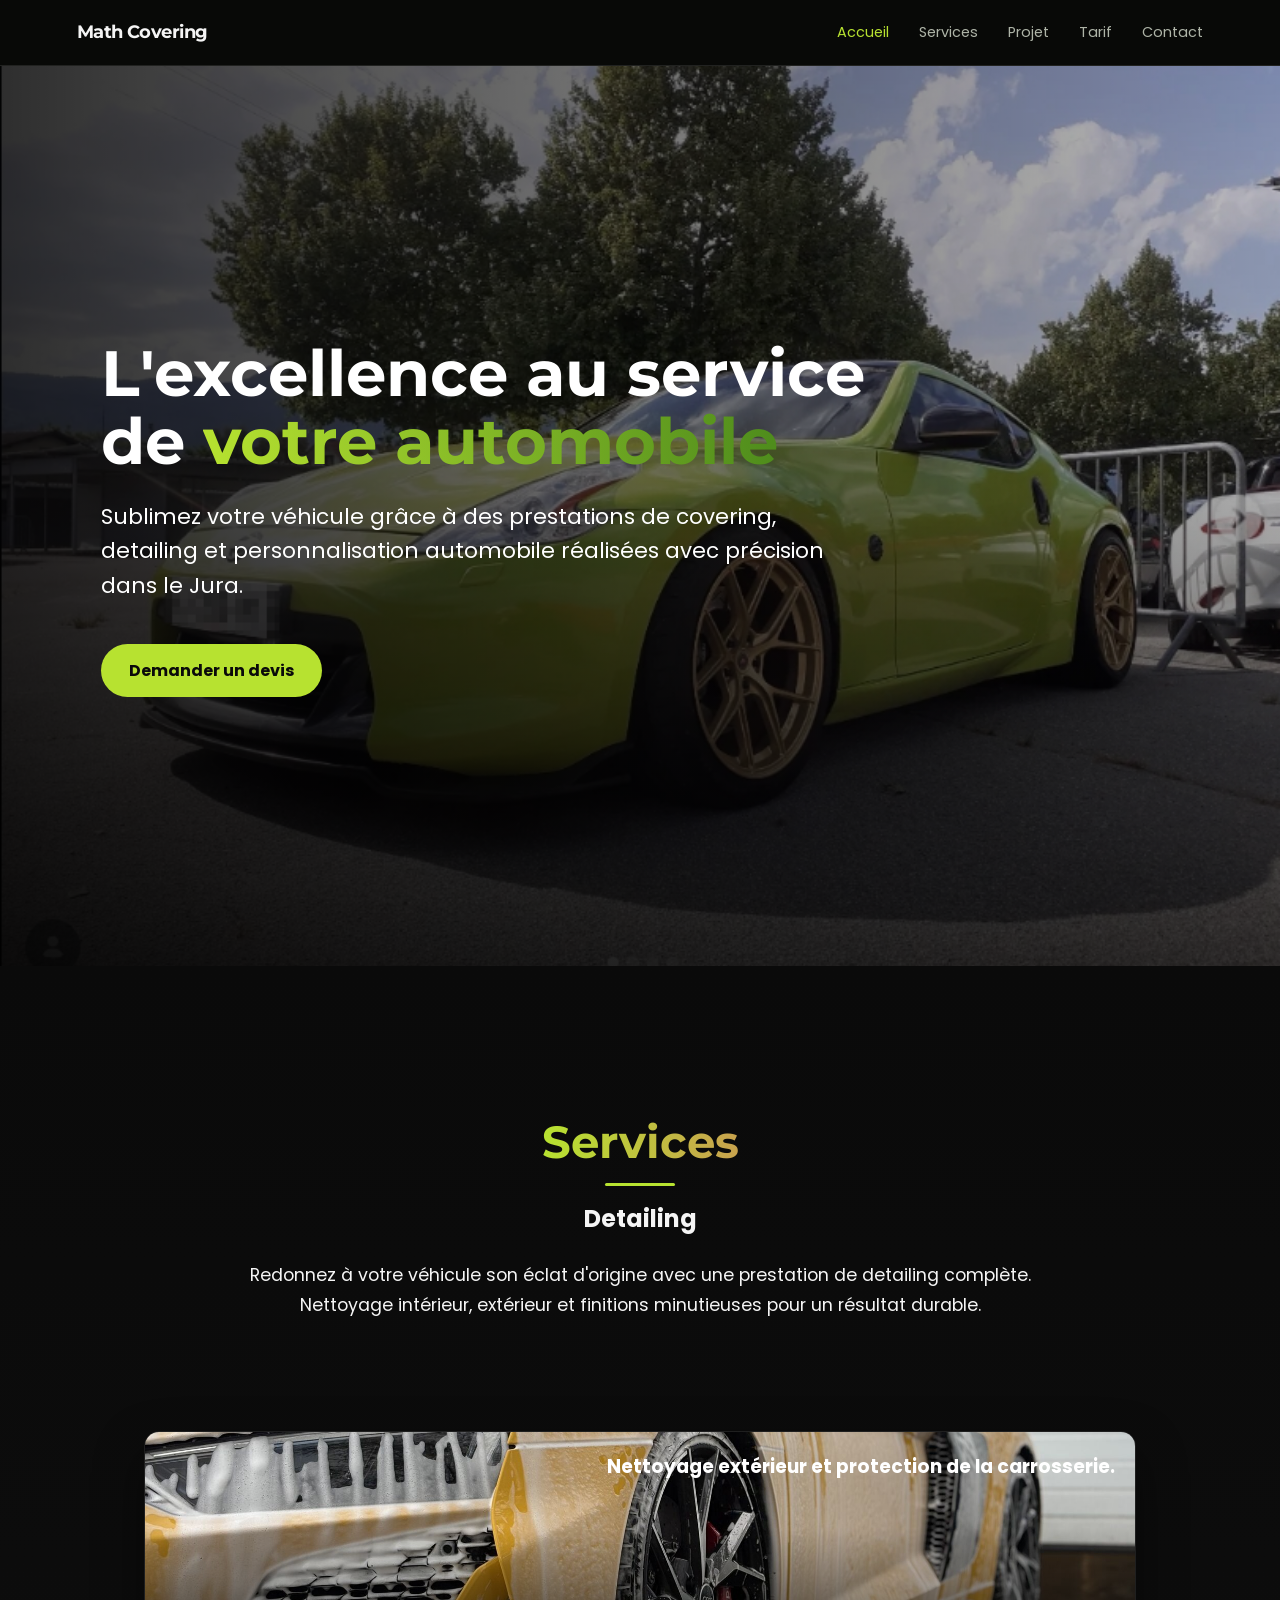
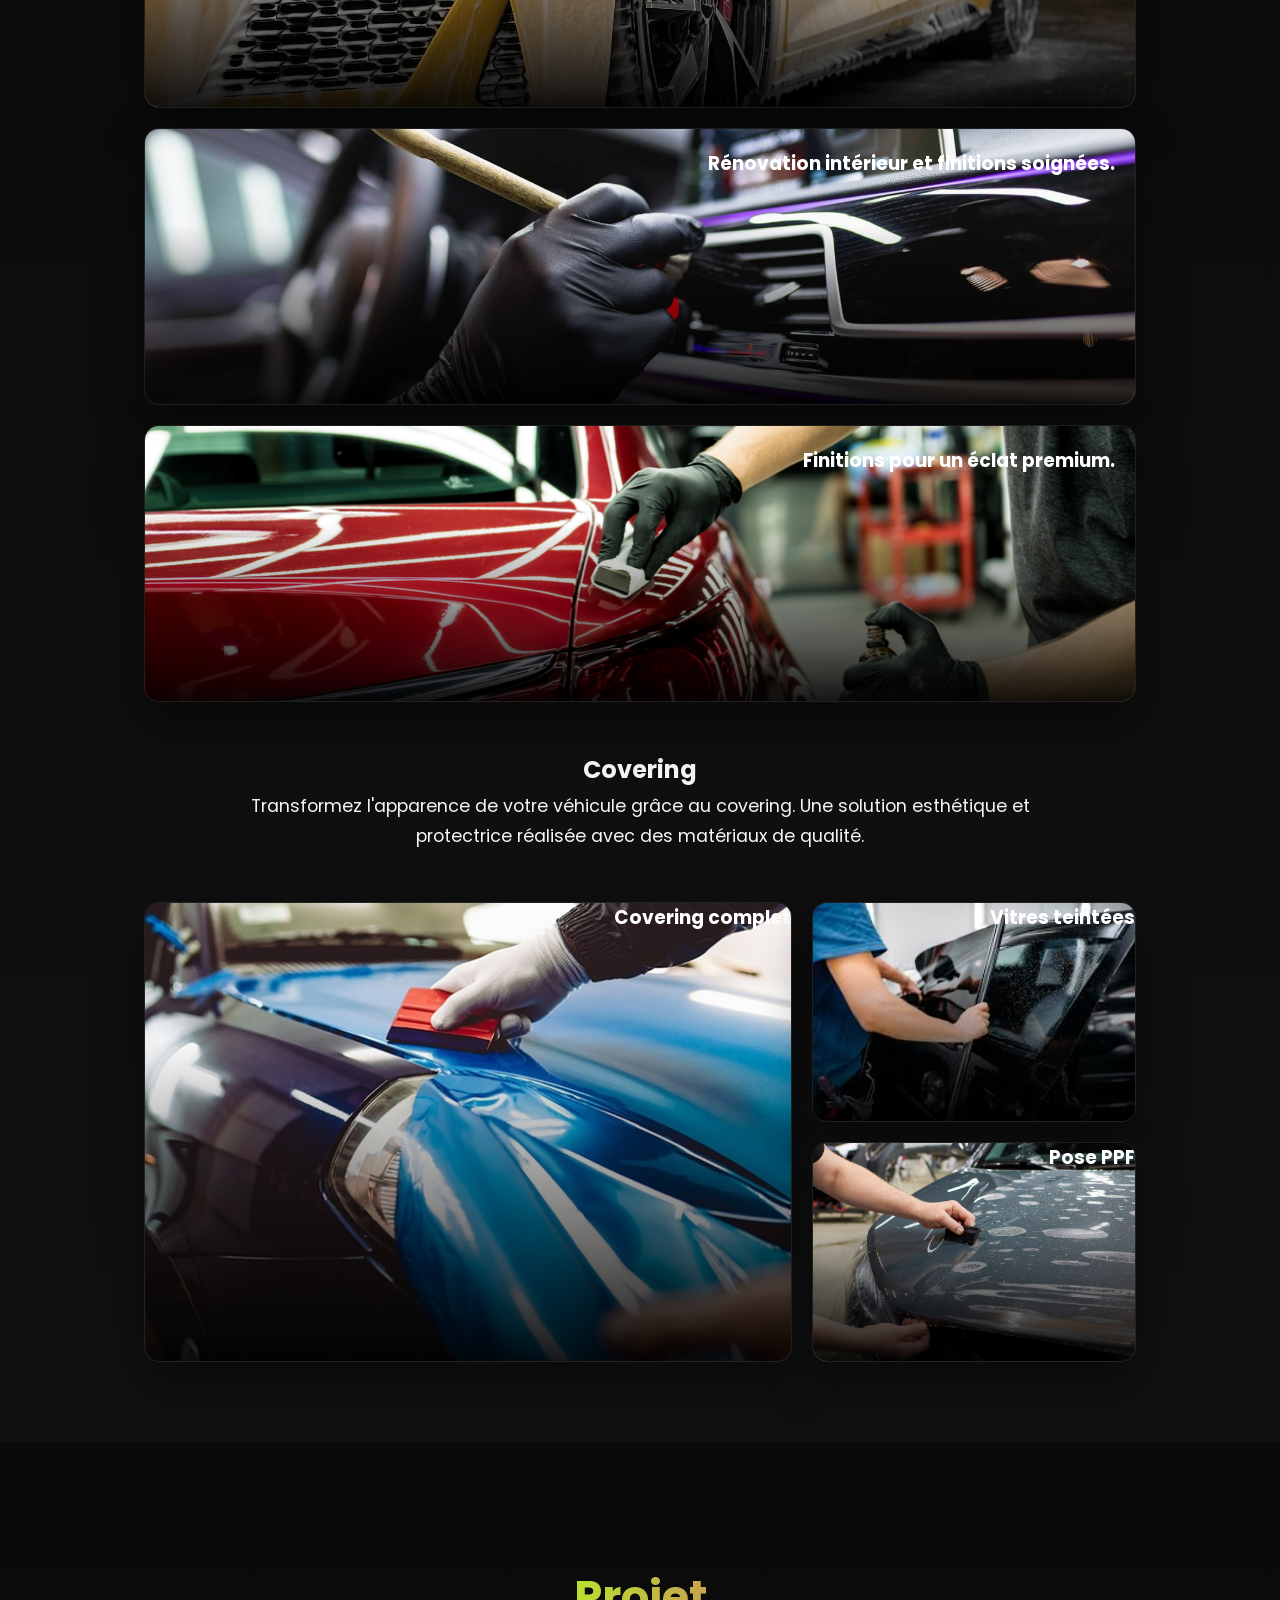
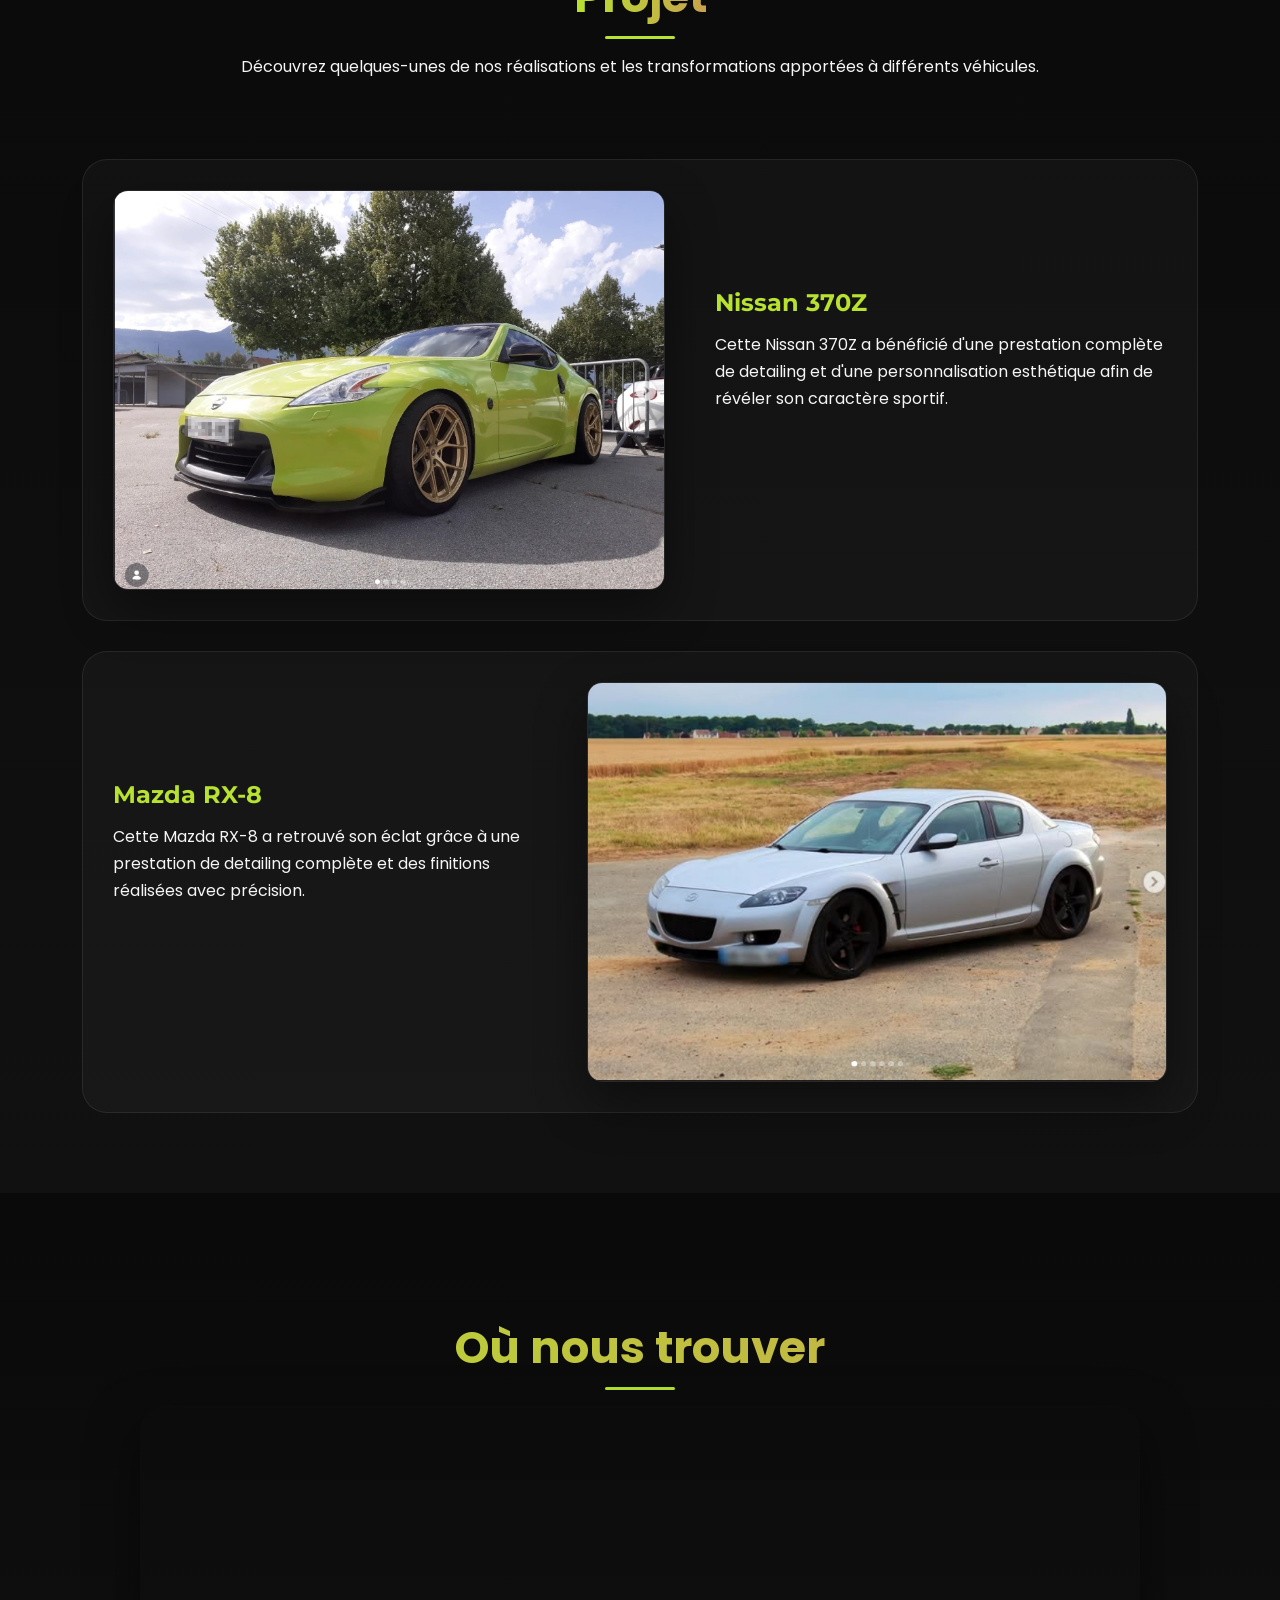
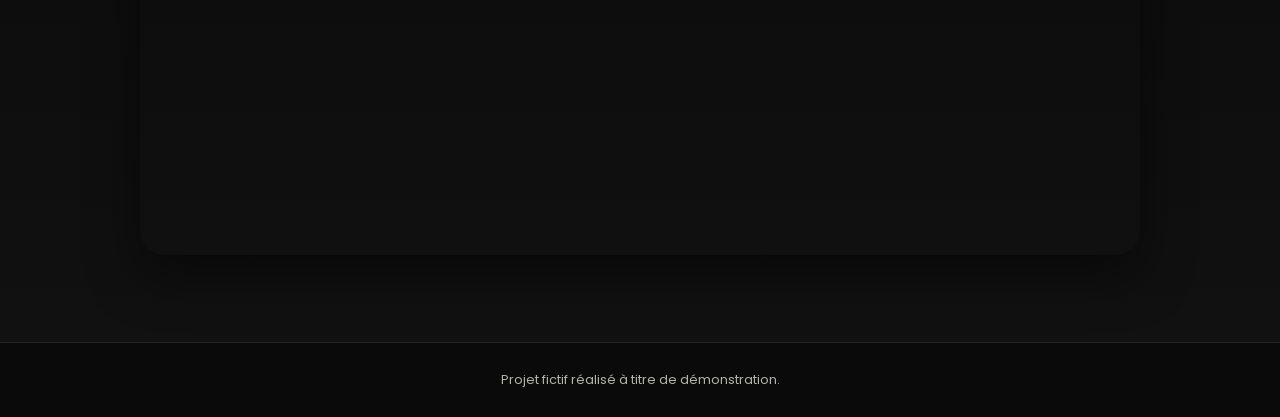
<file: index.html>
<!doctype html>
<html lang="fr">
  <head>
    <meta charset="UTF-8" />
    <meta name="viewport" content="width=device-width, initial-scale=1.0" />

    <title>Math Covering | Covering automobile et detailing dans le Jura</title>

    <link rel="preconnect" href="https://fonts.googleapis.com" />
    <link rel="preconnect" href="https://fonts.gstatic.com" crossorigin />
    <link
      href="https://fonts.googleapis.com/css2?family=Inter:ital,opsz,wght@0,14..32,100..900;1,14..32,100..900&family=Montserrat:ital,wght@0,100..900;1,100..900&family=Orbitron:wght@400..900&family=Poppins:ital,wght@0,100;0,200;0,300;0,400;0,500;0,600;0,700;0,800;0,900;1,100;1,200;1,300;1,400;1,500;1,600;1,700;1,800;1,900&display=swap"
      rel="stylesheet"
    />

    <link rel="preconnect" href="https://fonts.googleapis.com" />
    <link rel="preconnect" href="https://fonts.gstatic.com" crossorigin />
    <link
      href="https://fonts.googleapis.com/css2?family=Montserrat:wght@400;500;600;700&family=Poppins:wght@400;500;600;700&display=swap"
      rel="stylesheet"
    />

    <link rel="stylesheet" href="style.css" />
    <script src="script.js" defer></script>

    <meta
      name="description"
      content="Covering, Detailing, PPF, Déchromage et personnalisation automobile premium dans le Jura."
    />
  </head>

  <body>
    <header class="header">
      <div class="header-top">
        <a href="#accueil" class="logo">Math Covering</a>

        <button class="menu-toggle" type="button" aria-label="Ouvrir le menu" aria-expanded="false" aria-controls="navigation-principale">
          <span aria-hidden="true">☰</span>
        </button>
      </div>

      <nav class="menu" id="navigation-principale" aria-label="Navigation principale">
        <a href="#accueil" aria-current="page">Accueil</a>
        <a href="#services">Services</a>
        <a href="#project">Projet</a>
        <a href="Tarifs/tarif.html">Tarif</a>
        <a href="contact/contact.html">Contact</a>
      </nav>
    </header>

    <main>
      <section id="accueil" class="presentation">
        <video class="video" muted autoplay loop playsinline poster="Images/370Z.jpeg">
          <source src="Images/video-bmw.mp4" type="video/mp4" />
        </video>

        <div class="hero-content">
          <h1>L'excellence au service de <span>votre automobile</span></h1>

          <p>
            Sublimez votre véhicule grâce à des prestations de covering,
            detailing et personnalisation automobile réalisées avec précision
            dans le Jura.
          </p>

          <a class="demand-devis" href="contact/contact.html">
            Demander un devis
          </a>
        </div>
      </section>

      <section id="services" class="services">
        <h2>Services</h2>

        <div class="detailing">
          <h3>Detailing</h3>
          <p>
            Redonnez à votre véhicule son éclat d'origine avec une prestation de
            detailing complète. Nettoyage intérieur, extérieur et finitions
            minutieuses pour un résultat durable.
          </p>
        </div>

        <div class="galerie_detail">
          <div class="card_detail reveal">
            <img
              src="Images/detailing-1.jpg"
              alt="Nettoyage extérieur professionnel par Math Covering"
              loading="lazy"
            />
            <div class="overlay1_detail">
              <h3>Nettoyage extérieur et protection de la carrosserie.</h3>
            </div>
          </div>

          <div class="card_detail reveal">
            <img
              src="Images/detailing-2.jpg"
              alt="Nettoyage intérieur professionnel par Math Covering"
              loading="lazy"
            />
            <div class="overlay1_detail">
              <h3>Rénovation intérieur et finitions soignées.</h3>
            </div>
          </div>

          <div class="card_detail reveal">
            <img
              src="Images/detailing-3.jpg"
              alt="Finitions professionnelles du véhicule"
              loading="lazy"
            />
            <div class="overlay1_detail">
              <h3>Finitions pour un éclat premium.</h3>
            </div>
          </div>
        </div>

        <div class="covering">
          <h3>Covering</h3>
          <p>
            Transformez l'apparence de votre véhicule grâce au covering. Une
            solution esthétique et protectrice réalisée avec des matériaux de
            qualité.
          </p>
        </div>

        <div class="galerie_cov">
          <div class="cov_big card_cov reveal">
            <img
              src="Images/covering-1.jpg"
              alt="Covering complet ou partiel"
              loading="lazy"
            />
            <div class="overlay_cov">
              <h3>Covering complet</h3>
            </div>
          </div>

          <div class="card_cov reveal">
            <img
              src="Images/covering-2.jpg"
              alt="Vitres teintées avec un film de qualité"
              loading="lazy"
            />
            <div class="overlay_cov">
              <h3>Vitres teintées</h3>
            </div>
          </div>

          <div class="card_cov reveal">
            <img
              src="Images/covering-3.jpg"
              alt="Pose PPF pour protéger la carrosserie"
              loading="lazy"
            />
            <div class="overlay_cov">
              <h3>Pose PPF</h3>
            </div>
          </div>
        </div>
      </section>

      <section id="project" class="project">
        <h2>Projet</h2>
        <p>
          Découvrez quelques-unes de nos réalisations et les transformations
          apportées à différents véhicules.
        </p>

        <div class="nissan reveal">
          <img
            src="Images/370Z.jpeg"
            alt="Nissan 370Z personnalisée après une prestation de detailing automobile"
            class="nissan370Z"
            loading="lazy"
          />

          <div class="project-text">
            <h3>Nissan 370Z</h3>
            <p>
              Cette Nissan 370Z a bénéficié d'une prestation complète de
              detailing et d'une personnalisation esthétique afin de révéler son
              caractère sportif.
            </p>
          </div>
        </div>

        <div class="mazda reveal">
          <img
            src="Images/rx8.jpg"
            alt="Mazda RX-8 préparée et nettoyée par notre équipe professionnelle"
            class="rx8"
            loading="lazy"
          />

          <div class="project-text">
            <h3>Mazda RX-8</h3>
            <p>
              Cette Mazda RX-8 a retrouvé son éclat grâce à une prestation de
              detailing complète et des finitions réalisées avec précision.
            </p>
          </div>
        </div>
      </section>

      <section class="maps">
        <h2>Où nous trouver</h2>
        <iframe
          title="Localisation de Math Covering dans le Jura"
          src="https://www.google.com/maps/embed?pb=!1m18!1m12!1m3!1d3260.9336298276035!2d5.9233095736990355!3d46.58511417142901!2m3!1f0!2f0!3f0!3m2!1i1024!2i768!4f13.1!3m3!1m2!1s0x478cfb5cb4b38a4d%3A0xca2b8c84bfc3e476!2s8%20ZA%20les%20Fournets%2C%2039150%20Saint-Pierre!5e0!3m2!1sfr!2sfr!4v1782921385048!5m2!1sfr!2sfr"
          width="600"
          height="450"
          style="border: 0"
          allowfullscreen=""
          loading="lazy"
          referrerpolicy="strict-origin-when-cross-origin"
        ></iframe>
      </section>
    </main>
    <footer class="site-footer">Projet fictif réalisé à titre de démonstration.</footer>
  </body>
</html>
</file>
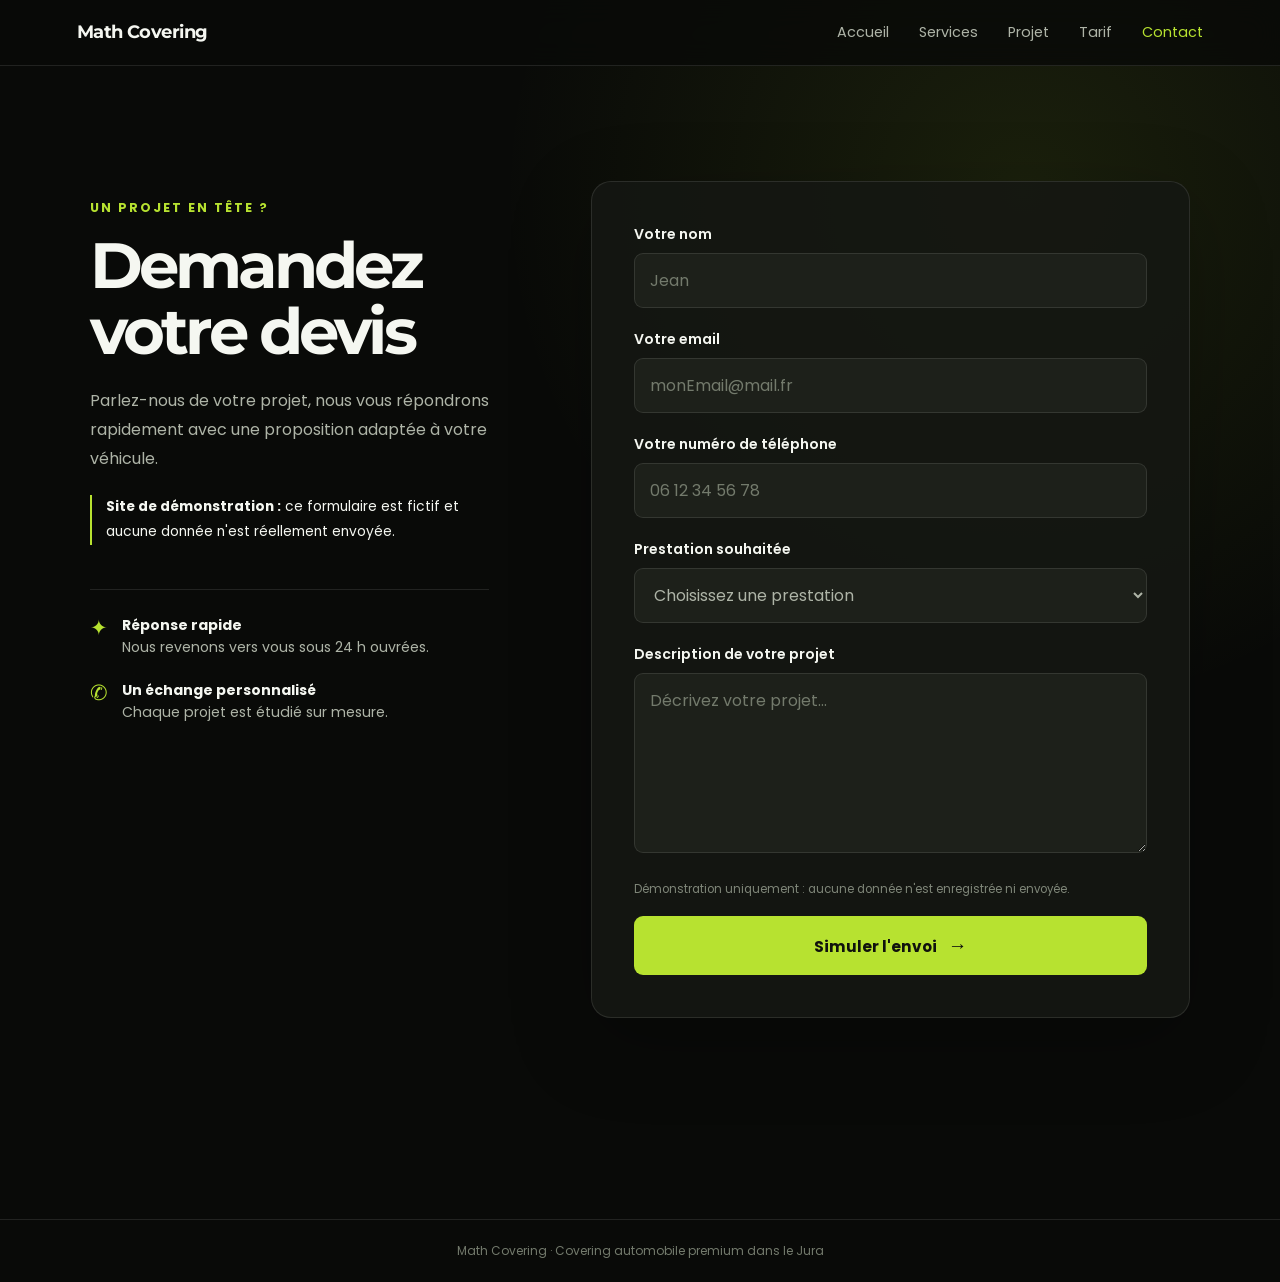
<file: contact/contact.html>
<!DOCTYPE html>
<html lang="fr">
<head>
    <meta charset="UTF-8">
    <meta name="viewport" content="width=device-width, initial-scale=1.0">
    <link rel="stylesheet" href="style-contact.css">
    <script src="main.js" defer></script>

    <meta name="description" content="Demandez votre devis personnalisé pour un covering, un detailing ou une protection PPF dans le Jura.">
    <title>Demander un devis | Math Covering</title>

     <!-- Police Montserrat -->
    <link rel="preconnect" href="https://fonts.googleapis.com">
    <link rel="preconnect" href="https://fonts.gstatic.com" crossorigin>
    <link href="https://fonts.googleapis.com/css2?family=Inter:ital,opsz,wght@0,14..32,100..900;1,14..32,100..900&family=Montserrat:ital,wght@0,100..900;1,100..900&family=Orbitron:wght@400..900&family=Poppins:ital,wght@0,100;0,200;0,300;0,400;0,500;0,600;0,700;0,800;0,900;1,100;1,200;1,300;1,400;1,500;1,600;1,700;1,800;1,900&display=swap" rel="stylesheet">

    <!-- Police Poppins -->
    <link rel="preconnect" href="https://fonts.googleapis.com">
    <link rel="preconnect" href="https://fonts.gstatic.com" crossorigin>
    <link href="https://fonts.googleapis.com/css2?family=Manrope:wght@200..800&family=Montserrat:ital,wght@0,100..900;1,100..900&family=Orbitron:wght@400..900&family=Poppins:ital,wght@0,100;0,200;0,300;0,400;0,500;0,600;0,700;0,800;0,900;1,100;1,200;1,300;1,400;1,500;1,600;1,700;1,800;1,900&display=swap" rel="stylesheet">
</head>
<body>
    <header class="header">
        <div class="header-top">
            <a href="../index.html" class="logo">
                Math Covering
            </a>

            <button class="menu-toggle" type="button" aria-label="Ouvrir le menu" aria-expanded="false" aria-controls="navigation-principale">
                <span aria-hidden="true">☰</span>
            </button>
        </div>

        <nav class="menu" id="navigation-principale" aria-label="Navigation principale">
            <a href="../index.html">Accueil</a>
            <a href="../index.html#services">Services</a>
            <a href="../index.html#project">Projet</a>
            <a href="../Tarifs/tarif.html">Tarif</a>
            <a href="contact.html" aria-current="page">Contact</a>
        </nav>
    </header>

    <main>
    <section class="contact" aria-labelledby="contact-title">
    <div class="contact-container">
        <div class="contact-intro">
            <p class="eyebrow">Un projet en tête ?</p>
            <h1 id="contact-title">Demandez votre devis</h1>
            <p>Parlez-nous de votre projet, nous vous répondrons rapidement avec une proposition adaptée à votre véhicule.</p>
            <p class="demo-notice"><strong>Site de démonstration :</strong> ce formulaire est fictif et aucune donnée n'est réellement envoyée.</p>
            <div class="contact-details">
                <div>
                    <span class="detail-icon" aria-hidden="true">✦</span>
                    <p><strong>Réponse rapide</strong><br>Nous revenons vers vous sous 24 h ouvrées.</p>
                </div>
                <div>
                    <span class="detail-icon" aria-hidden="true">✆</span>
                    <p><strong>Un échange personnalisé</strong><br>Chaque projet est étudié sur mesure.</p>
                </div>
            </div>
        </div>

        <form id="devis-form" action="#" method="POST" novalidate>
            <div class="input-group">
                <label for="nom">Votre nom</label>
                <input
                    id="nom"
                    type="text"
                    name="nom"
                    placeholder="Jean"
                    autocomplete="name"
                    required
                >
            </div>

            <div class="input-group">
                <label for="email">Votre email</label>
                <input
                    id="email"
                    type="email"
                    name="email"
                    placeholder="monEmail@mail.fr"
                    autocomplete="email"
                    required
                    >
            </div>

            <div class="input-group">
                <label for="telephone">Votre numéro de téléphone</label>
                <input
                    id="telephone"
                    type="tel"
                    name="telephone"
                    placeholder="06 12 34 56 78"
                    autocomplete="tel"
                    inputmode="tel"
                    required
                >
            </div>

            <div class="input-group">
                <label for="prestation">Prestation souhaitée</label>
                <select id="prestation" name="service" required>
                    <option value="" selected disabled>Choisissez une prestation</option>

                    <option value="Covering complet">
                        Covering complet
                    </option>

                    <option value="Covering partiel">
                        Covering partiel
                    </option>

                    <option value="Déchromage">
                        Déchromage
                    </option>

                    <option value="PPF">
                        PPF
                    </option>

                    <option value="Vitres teintées">
                        Vitres teintées
                    </option>
                </select>
            </div>

            <div class="input-group">
                <label for="message">Description de votre projet</label>
                <textarea id="message" name="message" rows="6" placeholder="Décrivez votre projet..." required></textarea>
            </div>

            <p class="form-note">Démonstration uniquement : aucune donnée n'est enregistrée ni envoyée.</p>
            <button type="submit" class="submit-btn">Simuler l'envoi <span aria-hidden="true">→</span></button>

        </form>
        <p id="confirmation"></p>
    </div>
    </section>
    </main>
    <footer class="footer">Math Covering <span aria-hidden="true">·</span> Covering automobile premium dans le Jura</footer>
</body>
</html>
</file>
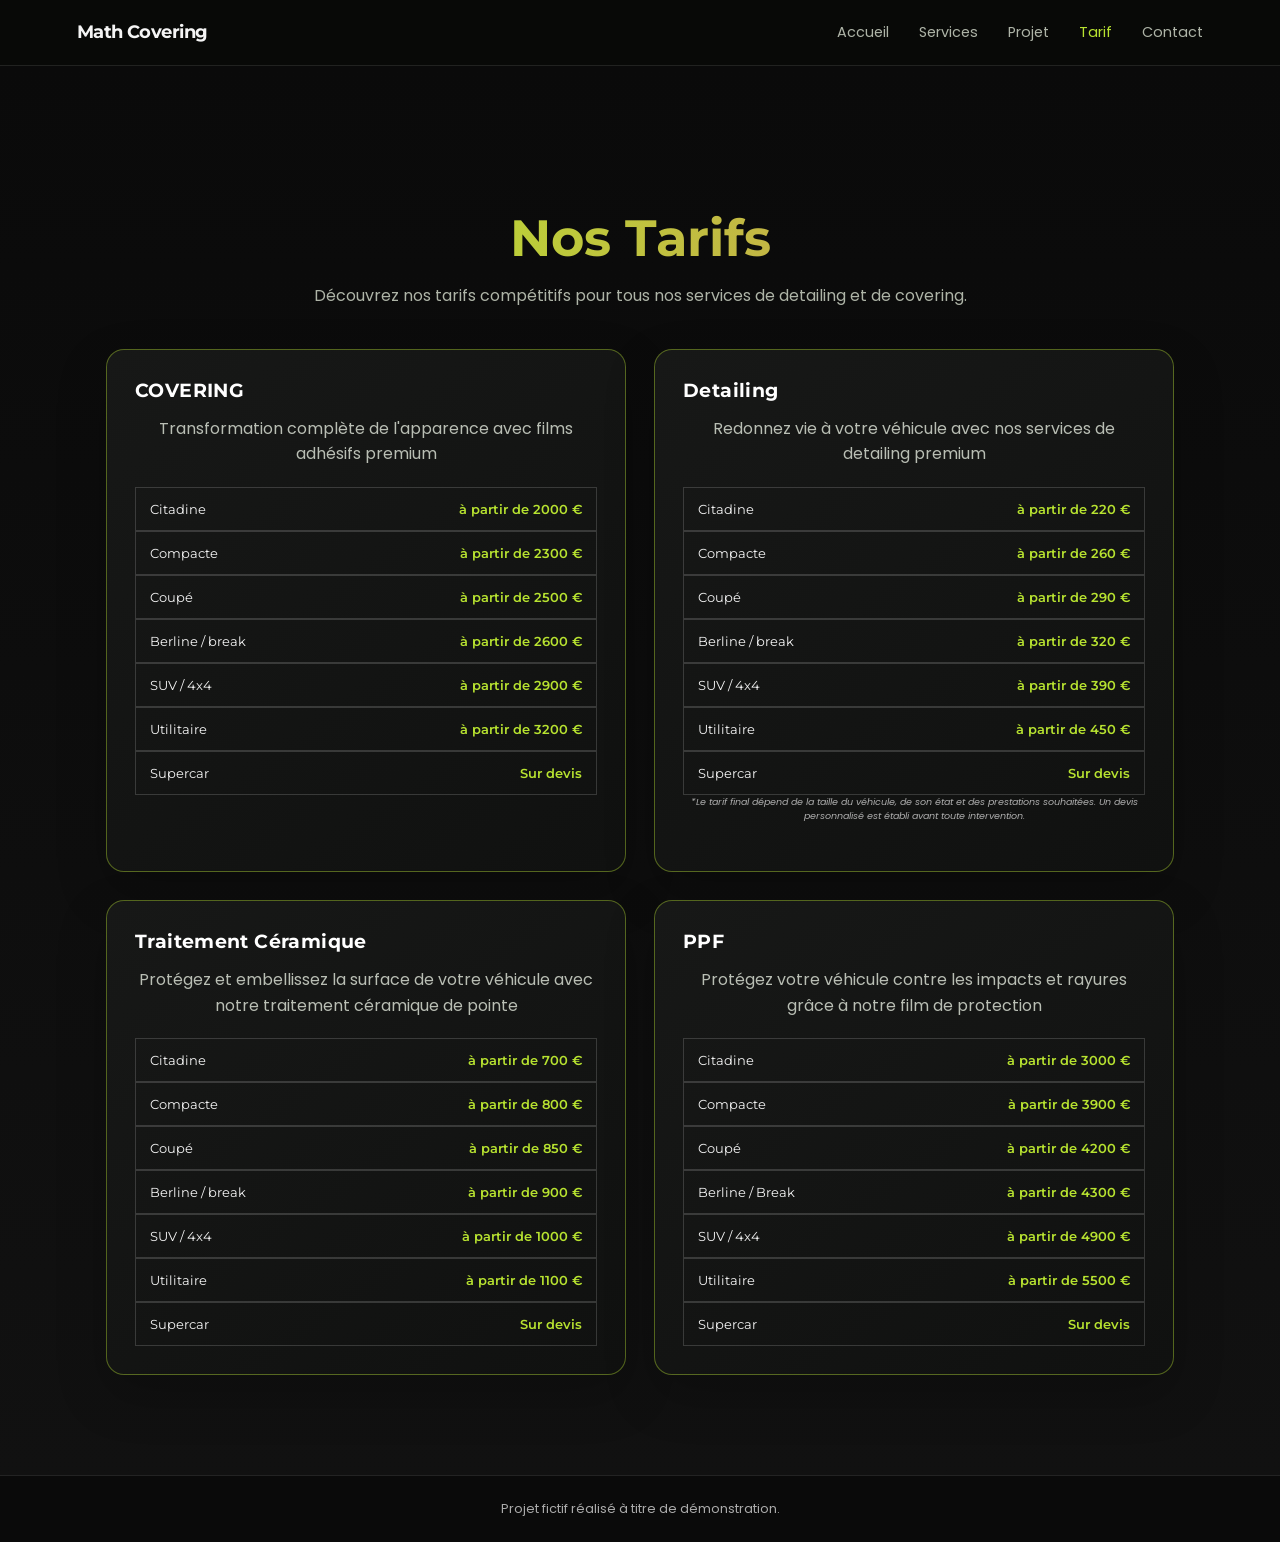
<file: Tarifs/tarif.html>
<!DOCTYPE html>
<html lang="fr">
<head>
    <meta charset="UTF-8">
    <meta name="viewport" content="width=device-width, initial-scale=1.0">
    <title>Math Covering - Tarifs</title>

    <!-- Police Montserrat -->
    <link rel="preconnect" href="https://fonts.googleapis.com">
    <link rel="preconnect" href="https://fonts.gstatic.com" crossorigin>
    <link href="https://fonts.googleapis.com/css2?family=Inter:ital,opsz,wght@0,14..32,100..900;1,14..32,100..900&family=Montserrat:ital,wght@0,100..900;1,100..900&family=Orbitron:wght@400..900&family=Poppins:ital,wght@0,100;0,200;0,300;0,400;0,500;0,600;0,700;0,800;0,900;1,100;1,200;1,300;1,400;1,500;1,600;1,700;1,800;1,900&display=swap" rel="stylesheet">

    <!-- Police Poppins -->
     <link rel="preconnect" href="https://fonts.googleapis.com">
    <link rel="preconnect" href="https://fonts.gstatic.com" crossorigin>
    <link href="https://fonts.googleapis.com/css2?family=Manrope:wght@200..800&family=Montserrat:ital,wght@0,100..900;1,100..900&family=Orbitron:wght@400..900&family=Poppins:ital,wght@0,100;0,200;0,300;0,400;0,500;0,600;0,700;0,800;0,900;1,100;1,200;1,300;1,400;1,500;1,600;1,700;1,800;1,900&display=swap" rel="stylesheet">

    <link rel="stylesheet" href="style-tarif.css">
    <script src="script-tarif.js" defer></script>
</head>
<body>
    <header class="header">
        <div class="header-top">
            <a href="../index.html" class="logo">
                Math Covering
            </a>

            <button class="menu-toggle" type="button" aria-label="Ouvrir le menu" aria-expanded="false" aria-controls="navigation-principale">
                <span aria-hidden="true">☰</span>
            </button>
        </div>

        <nav class="menu" id="navigation-principale" aria-label="Navigation principale">
            <a href="../index.html">Accueil</a>
            <a href="../index.html#services">Services</a>
            <a href="../index.html#project">Projet</a>
            <a href="tarif.html" aria-current="page">Tarif</a>
            <a href="../contact/contact.html">Contact</a>
        </nav>
    </header>
    <section class="tarif-page">

        <div class="tarif_intro">
            <h2>Nos Tarifs</h2>
            <p>Découvrez nos tarifs compétitifs pour tous nos services de detailing et de covering.</p>
        </div>

        <div id="tarif" class="tarif">
            <div class="card">
                    <h3>COVERING</h3>
                    <p>Transformation complète de l'apparence avec films adhésifs premium</p>
                <div class="tarif_prest">
                    <span>Citadine</span>
                    <span>à partir de 2000 €</span>
                </div>
                <div class="tarif_prest">
                    <span>Compacte</span>
                    <span>à partir de 2300 €</span>
                </div>
                <div class="tarif_prest">
                    <span>Coupé</span>
                    <span>à partir de 2500 €</span>
                </div>
                <div class="tarif_prest">
                    <span>Berline / break</span>
                    <span>à partir de 2600 €</span>
                </div>
                <div class="tarif_prest">
                    <span>SUV / 4x4</span>
                    <span>à partir de 2900 €</span>
                </div>
                <div class="tarif_prest">
                    <span>Utilitaire</span>
                    <span>à partir de 3200 €</span>
                </div>
                <div class="tarif_prest">
                    <span>Supercar</span>
                    <span>Sur devis</span>
                </div>
            </div>

            <div class="card">
                <h3>Detailing</h3>
                <p>Redonnez vie à votre véhicule avec nos services de detailing premium</p>
                <div class="tarif_prest">
                    <span>Citadine</span>
                    <span>à partir de 220 €</span>
                </div>
                <div class="tarif_prest">
                    <span>Compacte</span>
                    <span>à partir de 260 €</span>
                </div>
                <div class="tarif_prest">
                    <span>Coupé</span>
                    <span>à partir de 290 €</span>
                </div>
                <div class="tarif_prest">
                    <span>Berline / break</span>
                    <span>à partir de 320 €</span>
                </div>
                <div class="tarif_prest">
                    <span>SUV / 4x4</span>
                    <span>à partir de 390 €</span>
                </div>
                <div class="tarif_prest">
                    <span>Utilitaire</span>
                    <span>à partir de 450 €</span>
                </div>
                <div class="tarif_prest">
                    <span>Supercar</span>
                    <span>Sur devis</span>
                </div>
                <p class="detail_prest">*Le tarif final dépend de la taille du véhicule, de son état et des prestations souhaitées. Un devis personnalisé est établi avant toute intervention.</p>
            </div>

            <div class="card">
                <h3>Traitement Céramique</h3>
                <p>Protégez et embellissez la surface de votre véhicule avec notre traitement céramique de pointe</p>
                <div class="tarif_prest">
                    <span>Citadine</span>
                    <span>à partir de 700 €</span>
                </div>
                <div class="tarif_prest">
                    <span>Compacte</span>
                    <span>à partir de 800 €</span>
                </div>
                <div class="tarif_prest">
                    <span>Coupé</span>
                    <span>à partir de 850 €</span>
                </div>
                <div class="tarif_prest">
                    <span>Berline / break</span>
                    <span>à partir de 900 €</span>
                </div>
                <div class="tarif_prest">
                    <span>SUV / 4x4</span>
                    <span>à partir de 1000 €</span>
                </div>
                <div class="tarif_prest">
                    <span>Utilitaire</span>
                    <span>à partir de 1100 €</span>
                </div>
                <div class="tarif_prest">
                    <span>Supercar</span>
                    <span>Sur devis</span>
                </div>
            </div>

            <div class="card">
                <h3>PPF</h3>
                <p>Protégez votre véhicule contre les impacts et rayures grâce à notre film de protection</p>
                <div class="tarif_prest">
                    <span>Citadine</span>
                    <span>à partir de 3000 €</span>
                </div>
                <div class="tarif_prest">
                    <span>Compacte</span>
                    <span>à partir de 3900 €</span>
                </div>
                <div class="tarif_prest">
                    <span>Coupé</span>
                    <span>à partir de 4200 €</span>
                </div>
                <div class="tarif_prest">
                    <span>Berline / Break</span>
                    <span>à partir de 4300 €</span>
                </div>
                <div class="tarif_prest">
                    <span>SUV / 4x4</span>
                    <span>à partir de 4900 €</span>
                </div>
                <div class="tarif_prest">
                    <span>Utilitaire</span>
                    <span>à partir de 5500 €</span>
                </div>
                <div class="tarif_prest">
                    <span>Supercar</span>
                    <span>Sur devis</span>
                </div>
            </div>
        </div>
    </section>
    <footer class="site-footer">Projet fictif réalisé à titre de démonstration.</footer>
</body>
</html>
</file>
<file: style.css>
* {
    margin: 0;
    padding: 0;
    box-sizing: border-box;
}

.presentation::before {
    content: "";
    position: absolute;
    inset: 0;
    background:
        linear-gradient(90deg, rgba(0, 0, 0, 0.82), rgba(0, 0, 0, 0.25)),
        linear-gradient(0deg, rgba(0, 0, 0, 0.7), transparent 60%);
    z-index: 1;
}

:root {
  --background: #0a0a0a;
  --surface: #151515;
  --text: #f5f5f5;
  --accent: #b7e230;
  --gold: #c8a24d;
}

.services,
.project,
.maps {
    padding: 80px 20px;
}

html {
  scroll-behavior: smooth;
}

body {
  overflow-x: hidden;
  background: var(--background);
  color: var(--text);
  font-family: "Poppins", sans-serif;
}

.header {
    align-items: center;
    background: rgba(9, 10, 8, 0.82);
    border-bottom: 1px solid rgba(255, 255, 255, 0.1);
    display: flex;
    justify-content: space-between;
    padding: 20px clamp(24px, 6vw, 80px);
    position: sticky;
    top: 0;
    z-index: 10;
    backdrop-filter: blur(14px);
    -webkit-backdrop-filter: blur(14px);
}

.header a,
.menu a {
    color: var(--text);
    text-decoration: none;
}

.menu a {
    color: #aeb4a7;
    font-size: 0.9rem;
    transition: color 0.2s ease;
}

.menu a:hover,
.menu a[aria-current="page"] {
    color: var(--accent);
}

.logo {
    font-family: "Montserrat", sans-serif;
    font-size: 1.15rem;
    font-weight: 700;
    letter-spacing: -0.03em;
}

.menu {
    display: flex;
    gap: 30px;
}

.menu-toggle {
    background: transparent;
    border: 0;
    color: var(--text);
    cursor: pointer;
    display: none;
    font-size: 1.5rem;
}

::selection {
    background: #B7E230;
    color: #0A0A0A;
}

.demand-devis {
    display: inline-block;
    margin-top: 20px;
    background: var(--accent);
    color: #0a0a0a;
    padding: 14px 28px;
    border-radius: 50px;
    text-decoration: none;
    font-weight: 700;
    transition: 0.3s;
}

.demand-devis:hover,
.demand-devis:focus-visible {
    transform: translateY(-3px);
    box-shadow: 0 0 25px rgba(183, 226, 48, 0.4);
    outline: none;
}

video {
    width: 100%;
    height: 100vh;
    object-fit: cover;
}

.presentation {
    position: relative;
    height: 100vh;
    overflow: hidden;
}

.presentation span {
    background: linear-gradient(to right, #B7E230, #4e8c1c);
    background-clip: text;
    -webkit-background-clip: text;
    -webkit-text-fill-color: transparent;
}
.video {
    position: absolute;
    top: 0;
    left: 0;

    width: 100%;
    height: 100%;

    object-fit: cover;
}

.hero-content {
    position: relative;
    z-index: 2;

    height: 100%;

    display: flex;
    flex-direction: column;
    justify-content: center;
    align-items: flex-start;

    text-align: left;
    color: white;

    margin-left: clamp(24px, 6vw, 80px);
    padding: 20px 24px;
}

.hero-content h1 {
    font-size: clamp(2.8rem, 5vw, 4.5rem);
    line-height: 1.05;
    max-width: 850px;
    margin: 5px 0;
    font-family: 'Montserrat', sans-serif;
}

.hero-content p {
    font-size: clamp(1rem, 1.8vw, 1.35rem);
    line-height: 1.6;
    max-width: 760px;
    margin: 20px 0;
    font-family: 'Poppins', sans-serif;
}

.services {
    display: flex;
    flex-direction: column;
    align-items: center;
    padding-top: clamp(64px, 8vw, 110px);
}

.detailing,
.covering {
    max-width: 850px;
    text-align: center;
}

.services p {
    margin-bottom: 80px;
}

.services h2 {
    font-size: 2rem;
    text-align: center;
    font-family: 'Montserrat', sans-serif;
    margin-top: 50px;
    margin-bottom: 10px;
}

.detailing h3 {
    font-size: 1.5em;
}
.detailing p {
    font-size: 1.1em;
    margin-top: 3%;
    line-height: 1.7;
}

.covering h3 {
    font-size: 1.5em;
    margin-top: 50px;
    margin-bottom: 5px;
}
.covering p {
    font-size: 1.1em;
    line-height: 1.7;
    margin-bottom: 20px;
}

.galerie_detail {
    display: flex; /* Active Flexbox */
    flex-direction: column; /* Met les photos en colonne */
    gap: 20px; /* Espace entre les photos */
    width: 80%; /* Largeur de la colonne */
    margin-top: 30px; /* Espace au-dessus */
}

.card_detail {
    position: relative; /* Sert de repère pour l’overlay */
    overflow: hidden; /* Cache ce qui dépasse */
    border-radius: 15px; /* Arrondit les coins */
}

.card_detail img {
    width: 100%; /* Image prend toute la largeur */
    height: 275px; /* Hauteur de l’image */
    object-fit: cover; /* Image remplie sans être déformée */
    display: block; /* Supprime l’espace parasite sous l’image */
}

.overlay1_detail {
    position: absolute; /* Place le texte par-dessus l’image */
    top: 0; /* Collé en haut */
    left: 0; /* Collé à gauche */
    width: 100%; /* Prend toute la largeur */
    height: 100%; /* Prend toute la hauteur */

    background: linear-gradient(transparent 35%, rgba(0, 0, 0, 0.9));
    color: white; /* Texte blanc */

    display: flex; /* Active Flexbox */
    justify-content: flex-end;
    align-items: flex-start;

    text-align: left;
    padding: 20px; /* Espace intérieur */

    opacity: 1;
    transition: 0.3s; /* Animation douce */
}

.card_detail:hover .overlay1_detail {
    opacity: 1; /* Affiche le texte au survol */
}

.card_detail:focus-within .overlay1_detail,
.card_cov:focus-within .overlay_cov {
    opacity: 1;
}

.galerie_cov {
    display: grid;
    grid-template-columns: 2fr 1fr;
    gap: 20px;
    width: 80%;
    margin-top: 30px;
}

.card_cov {
    position: relative;
    overflow: hidden;
    border-radius: 15px;
    height: 220px;
}

.cov_big {
    grid-row: span 2;
    height: 460px;
}

.card_cov img {
    width: 100%;
    height: 100%;
    object-fit: cover;
    display: block;
}

.overlay_cov {
    position: absolute;
    inset: 0;

    background: linear-gradient(transparent 30%, rgba(0, 0, 0, 0.9));
    color: white;

    display: flex;
    justify-content: flex-end;
    align-items: flex-start;

    text-align: left;
    opacity: 1;
    transition: 0.3s;
}

.card_cov:hover .overlay_cov {
    opacity: 1;
}

.project {
    display: flex; /* Active Flexbox */
    flex-direction: column; /* Met Nissan puis Mazda en colonne */
    align-items: center; /* Centre les blocs */
}

.project h2 {
    margin-top: 50px;
    margin-bottom: 10px;
}

.project p {
    margin-bottom: 80px;
}
.nissan, .mazda {
    display: flex; /* Image et texte côte à côte */
    align-items: center; /* Centre verticalement */
    gap: 50px; /* Espace entre image et texte */
    width: 90%; /* Largeur du bloc */
}

.mazda {
    flex-direction: row-reverse; /*image à droite, texte à gauche */
    margin-top: 30px;
}

.nissan img, .mazda img {
    width: 55%; /* Image plus grande que le texte */
    height: 400px; /*Hauteur fixe */
    object-fit: cover; /* Remplis sans deformer */
    border-radius: 15px; /* Largeur du texte */
}

.project-text {
    width: 45%; /* Largeur du texte */
}

.maps {
    margin-top: 50px;
    width: 100%;
}

.card_detail,
.card_cov,
.nissan img,
.mazda img {
    box-shadow: 0 20px 50px rgba(0, 0, 0, 0.45);
    border: 1px solid rgba(255, 255, 255, 0.08);
}

.card_detail img,
.card_cov img,
.nissan img,
.mazda img {
    transition: transform 0.5s ease;
}

.card_detail:hover img,
.card_cov:hover img,
.nissan img:hover,
.mazda img:hover {
    transform: scale(1.05);
}

.services h2,
.project h2,
.maps h2 {
    font-size: 2.8rem;
    margin-bottom: 15px;
    background: linear-gradient(to right, var(--accent), var(--gold));
    background-clip: text;
    -webkit-background-clip: text;
    -webkit-text-fill-color: transparent;
}

.services h2,
.project h2,
.maps h2 {
    line-height: 1.1;
}

.services h2::after,
.project h2::after,
.maps h2::after {
    content: "";
    display: block;
    width: 70px;
    height: 3px;
    background: var(--accent);
    margin: 15px auto 0;
    border-radius: 50px;
}

.services,
.project,
.maps {
    background: linear-gradient(180deg, #0a0a0a, #111111);
}

.nissan,
.mazda {
    background: rgba(255, 255, 255, 0.03);
    padding: 30px;
    border-radius: 25px;
    border: 1px solid rgba(255, 255, 255, 0.08);
}

.maps {
    text-align: center;
}

.maps iframe {
    width: 90%;
    max-width: 1000px;
    border-radius: 25px;
    box-shadow: 0 20px 50px rgba(0, 0, 0, 0.5);
}

.project-text h3 {
    color: var(--accent);
    font-family: "Montserrat", sans-serif;
    font-size: 1.5rem;
    margin-bottom: 14px;
}

.project-text p {
    line-height: 1.7;
}

.js .reveal {
    opacity: 0;
    transform: translateY(50px);
    transition: 0.8s ease;
}

.js .reveal.active {
    opacity: 1;
    transform: translateY(0);
}

@media(max-width:760px){

    .header {
        display: block;
        padding: 17px 22px;
    }

    .header-top {
        align-items: center;
        display: flex;
        justify-content: space-between;
    }

    .menu {
        display: none;
        gap: 18px;
        padding: 22px 0 4px;
    }

    .menu-toggle {
        display: block;
        padding: 8px;
    }

    .hero-content {
        margin-left: 0;
        padding: 24px;
    }

    .hero-content h1 {
        font-size: clamp(2.2rem, 10vw, 3.5rem);
        line-height: 1.05;
    }

    .presentation {
        min-height: 720px;
        height: 88svh;
    }

    .nissan, .mazda {
        flex-direction: column;
        width: 100%;
        padding: 20px;
    }

    .nissan img, .mazda img {
        width: 100%;
        height: 280px;
    }

    .project-text {
        width: 100%;
    }

    .galerie_cov {
        grid-template-columns: 1fr;
    }

    .menu.active {
        display: flex;
        flex-direction: column;
        align-items: flex-start;
    }

    .hero-content p {
        font-size: 1rem;
        line-height: 1.55;
        max-width: 34rem;
    }

    .galerie_detail,
    .galerie_cov {
        width: 100%;
    }
}

.site-footer {
    background: #0a0a0a;
    border-top: 1px solid rgba(255, 255, 255, 0.1);
    color: #aeb4a7;
    font-size: 0.8rem;
    padding: 28px 24px;
    text-align: center;
}

@media (prefers-reduced-motion: reduce) {
    html {
        scroll-behavior: auto;
    }

    .js .reveal,
    .js .reveal.active {
        opacity: 1;
        transform: none;
        transition: none;
    }
}
</file>
<file: contact/style-contact.css>
* {
    box-sizing: border-box;
    margin: 0;
    padding: 0;
}

:root {
    --background: #090a08;
    --surface: #151713;
    --surface-light: #1d201a;
    --text: #f5f7f1;
    --muted: #aeb4a7;
    --accent: #b7e230;
    --line: rgba(255, 255, 255, 0.1);
}

html {
    scroll-behavior: smooth;
}

body {
    min-height: 100vh;
    background: radial-gradient(circle at 80% 15%, rgba(183, 226, 48, 0.1), transparent 35%), var(--background);
    color: var(--text);
    font-family: "Poppins", sans-serif;
}

.header {
    align-items: center;
    backdrop-filter: blur(14px);
    background: rgba(9, 10, 8, 0.82);
    border-bottom: 1px solid var(--line);
    display: flex;
    justify-content: space-between;
    padding: 20px clamp(24px, 6vw, 80px);
    position: sticky;
    top: 0;
    z-index: 10;
}

.logo,
.menu a {
    color: var(--text);
    text-decoration: none;
}

.logo {
    font-family: "Montserrat", sans-serif;
    font-size: 1.15rem;
    font-weight: 700;
    letter-spacing: -0.03em;
}

.menu {
    display: flex;
    gap: 30px;
}

.menu a {
    color: var(--muted);
    font-size: 0.9rem;
    transition: color 0.2s ease;
}

.menu a:hover,
.menu a[aria-current="page"] {
    color: var(--accent);
}

.menu-toggle {
    background: transparent;
    border: 0;
    color: var(--text);
    cursor: pointer;
    display: none;
    font-size: 1.5rem;
}

.contact {
    padding: clamp(60px, 9vw, 120px) 24px 80px;
}

.contact-container {
    align-items: start;
    display: grid;
    gap: clamp(40px, 8vw, 110px);
    grid-template-columns: minmax(260px, 0.8fr) minmax(320px, 1.2fr);
    margin: auto;
    max-width: 1100px;
}

.contact-intro {
    padding-top: 18px;
}

.eyebrow {
    color: var(--accent);
    font-size: 0.78rem;
    font-weight: 700;
    letter-spacing: 0.16em;
    margin-bottom: 16px;
    text-transform: uppercase;
}

.contact h1 {
    font-family: "Montserrat", sans-serif;
    font-size: clamp(2.4rem, 5vw, 4.5rem);
    letter-spacing: -0.06em;
    line-height: 1.03;
    margin-bottom: 22px;
}

.contact-intro > p:not(.eyebrow) {
    color: var(--muted);
    line-height: 1.8;
    max-width: 420px;
}

.demo-notice {
    border-left: 2px solid var(--accent);
    color: var(--text) !important;
    font-size: 0.86rem;
    margin-top: 22px;
    padding-left: 14px;
}

.contact-details {
    border-top: 1px solid var(--line);
    margin-top: 44px;
    padding-top: 24px;
}

.contact-details > div {
    align-items: flex-start;
    display: flex;
    gap: 14px;
    margin-bottom: 20px;
}

.detail-icon {
    color: var(--accent);
    font-size: 1.3rem;
    line-height: 1.3;
}

.contact-details p {
    color: var(--muted);
    font-size: 0.88rem;
    line-height: 1.6;
}

.contact-details strong {
    color: var(--text);
}

form {
    background: rgba(21, 23, 19, 0.88);
    border: 1px solid var(--line);
    border-radius: 20px;
    box-shadow: 0 24px 80px rgba(0, 0, 0, 0.25);
    padding: clamp(24px, 4vw, 42px);
}

.input-group {
    margin-bottom: 21px;
}

label {
    color: var(--text);
    display: block;
    font-size: 0.88rem;
    font-weight: 600;
    margin-bottom: 8px;
}

input,
select,
textarea {
    background: var(--surface-light);
    border: 1px solid var(--line);
    border-radius: 9px;
    color: var(--text);
    font: inherit;
    padding: 14px 15px;
    transition: border-color 0.2s ease, box-shadow 0.2s ease;
    width: 100%;
}

select:invalid {
    color: var(--muted);
}

textarea {
    min-height: 130px;
    resize: vertical;
}

input::placeholder,
textarea::placeholder {
    color: #737a6c;
}

input:focus,
select:focus,
textarea:focus {
    border-color: var(--accent);
    box-shadow: 0 0 0 3px rgba(183, 226, 48, 0.14);
    outline: none;
}

.form-note {
    color: #7f8679;
    font-size: 0.72rem;
    line-height: 1.5;
    margin: 4px 0 18px;
}

.submit-btn {
    background: var(--accent);
    border: 0;
    border-radius: 9px;
    color: #10120d;
    cursor: pointer;
    font: 700 0.95rem "Poppins", sans-serif;
    padding: 15px 20px;
    transition: box-shadow 0.2s ease, transform 0.2s ease;
    width: 100%;
}

.submit-btn span {
    font-size: 1.2rem;
    margin-left: 8px;
}

.submit-btn:hover:not(:disabled) {
    box-shadow: 0 10px 25px rgba(183, 226, 48, 0.2);
    transform: translateY(-2px);
}

.submit-btn:disabled {
    cursor: wait;
    opacity: 0.65;
}

#confirmation {
    border-radius: 10px;
    color: var(--accent);
    font-weight: 600;
    margin-top: 18px;
    text-align: center;
}

.footer {
    border-top: 1px solid var(--line);
    color: #737a6c;
    font-size: 0.75rem;
    padding: 22px 24px;
    text-align: center;
}

@media (max-width: 760px) {
    .header {
        display: block;
        padding: 17px 22px;
    }

    .header-top {
        align-items: center;
        display: flex;
        justify-content: space-between;
    }

    .menu-toggle {
        display: block;
    }

    .menu {
        display: none;
        gap: 18px;
        padding: 22px 0 4px;
    }

    .menu.active {
        display: flex;
        flex-direction: column;
    }

    .contact-container {
        grid-template-columns: 1fr;
    }

    .contact-intro {
        padding-top: 0;
    }

    .contact-details {
        margin-top: 28px;
    }
}

@media (prefers-reduced-motion: reduce) {
    *,
    *::before,
    *::after {
        scroll-behavior: auto !important;
        transition-duration: 0.01ms !important;
    }
}
</file>
<file: Tarifs/style-tarif.css>
* {
    margin: 0;
    padding: 0;
    box-sizing: border-box;
}

:root {
  --background: #0a0a0a;
  --surface: #151515;
  --text: #f5f5f5;
  --accent: #b7e230;
  --gold: #c8a24d;
}

.header {
    align-items: center;
    background: rgba(9, 10, 8, 0.82);
    border-bottom: 1px solid rgba(255, 255, 255, 0.1);
    display: flex;
    justify-content: space-between;
    padding: 20px clamp(24px, 6vw, 80px);
    position: sticky;
    top: 0;
    z-index: 10;
    backdrop-filter: blur(14px);
    -webkit-backdrop-filter: blur(14px);
}

.header a,
.menu a {
    color: var(--text);
    text-decoration: none;
}

.logo {
    font-family: "Montserrat", sans-serif;
    font-size: 1.15rem;
    font-weight: 700;
    letter-spacing: -0.03em;
}

.menu a {
    color: #aeb4a7;
    font-size: 0.9rem;
    transition: color 0.2s ease;
}

.menu a:hover,
.menu a[aria-current="page"] {
    color: var(--accent);
}

.menu {
    display: flex;
    gap: 30px;
}

.menu-toggle {
    background: transparent;
    border: 0;
    color: var(--text);
    cursor: pointer;
    display: none;
    font-size: 1.5rem;
}

html {
  scroll-behavior: smooth;
}

body {
  background: var(--background);
  color: var(--text);
  font-family: "Poppins", sans-serif;
}

.tarif h1 {
    text-align: center;
    margin: 0 0 20px 0;
}

.tarif p {
    text-align: center;
    margin: 0 0 20px 0;
}

.tarif_intro {
    display: flex;
    flex-direction: column;
    align-items: stretch;
    text-align: center;
    margin: 42px auto 40px;
    max-width: 720px;
}

.tarif_intro h2 {
    background: linear-gradient(to right, var(--accent), var(--gold));
    background-clip: text;
    -webkit-background-clip: text;
    -webkit-text-fill-color: transparent;
    font-size: clamp(2.2rem, 5vw, 3.2rem);
    line-height: 1.1;
    margin-bottom: 15px;
    text-align: center;
    font-family: 'Montserrat', sans-serif;
}

.tarif_intro p {
    color: #aeb4a7;
    line-height: 1.7;
}

.tarif {
    display: grid;
    grid-template-columns: repeat(2, minmax(0, 1fr));
    justify-content: center;
    gap: 28px;
    height: auto;
    margin: 0 auto;
    max-width: 1100px;
    padding: 0 16px;
}

.tarif-page {
    background: linear-gradient(#0a0a0a, #111111);
    padding: clamp(64px, 8vw, 110px) 0 100px;
}

.card {
    display: flex;
    flex-direction: column;
    flex-wrap: nowrap;
    position: relative;
    background: linear-gradient(145deg, #171817, #101110);
    border-radius: 18px;
    display: flex;
    height: 100%;
    padding: 28px;
    transition: .5s;
    border: 1px solid rgba(183, 226, 48, 0.4);
    box-shadow: 0 20px 50px rgba(0, 0, 0, 0.22);
    width: 100%;
    height: auto;
    margin-top: 0;
}

.card:hover {
    transform: translateY(-6px);
    box-shadow: 0 15px 50px rgba(202, 138, 4, .15);
}

.card h3 {
    color: white;
    font-family: "Montserrat", sans-serif;
    font-size: 1.2rem;
    letter-spacing: 0.02em;
    margin-bottom: 4px;
    transition: .3s;
}

.card:hover h3{
    color: var(--accent);
}

.card > p:not(.detail_prest) {
    color: #b9beb4;
    line-height: 1.6;
    margin: 10px 0 20px;
    text-align: center;
}

.tarif_prest {
    display: flex;
    justify-content: space-between;
    padding: 13px 14px;
    border: 1px solid rgba(255, 255, 255, 0.16);
    transition: .5s;
    font-size: 0.82em;
    font-family: "Montserrat", sans-serif;
}

.tarif_prest span:last-child {
    color: var(--accent);
    font-weight: 600;
}

.tarif_prest:hover {
    background-color: var(--accent);
    box-shadow: 0 0 15px rgba(202,138,4,.15);
}

.detail_prest {
    font-size: 0.6em;
    font-style: italic;
    margin-top: 15px;
    text-align: center;
    color: #aaa;
}

.site-footer {
    background: var(--background);
    border-top: 1px solid rgba(255, 255, 255, 0.1);
    color: #aaa;
    font-size: 0.8rem;
    padding: 24px;
    text-align: center;
}

@media(max-width:760px){

    .header {
        display: block;
        padding: 17px 22px;
    }

    .header-top {
        align-items: center;
        display: flex;
        justify-content: space-between;
    }

    .menu {
        display: none;
        gap: 18px;
        padding: 22px 0 4px;
    }

    .menu-toggle {
        display: block;
        padding: 8px;
    }

    .menu.active {
        display: flex;
        flex-direction: column;
        align-items: flex-start;
    }

    .tarif h1 {
        margin: 0;
    }

    .tarif-page {
        padding-top: 30px;
    }

    .tarif {
        grid-template-columns: 1fr;
        gap: 20px;
    }

    .card {
        padding: 22px;
    }
}
</file>
